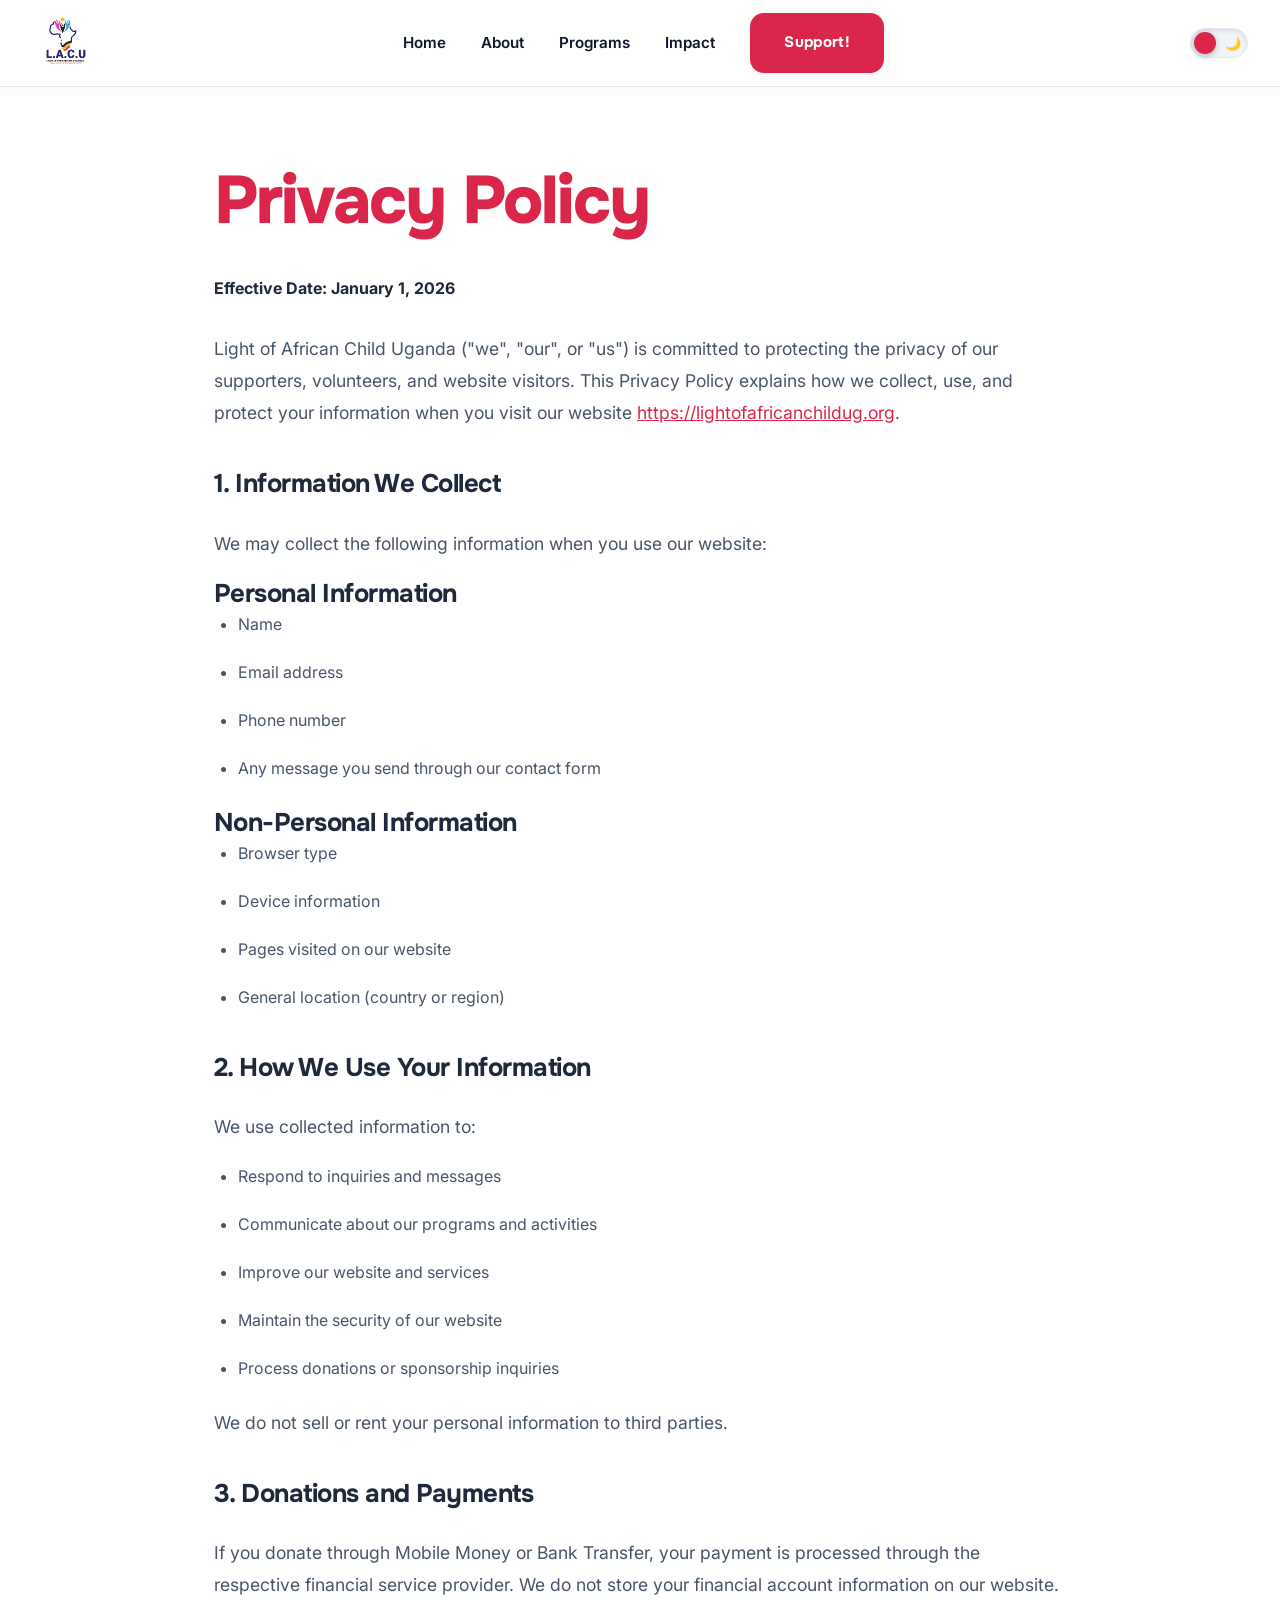
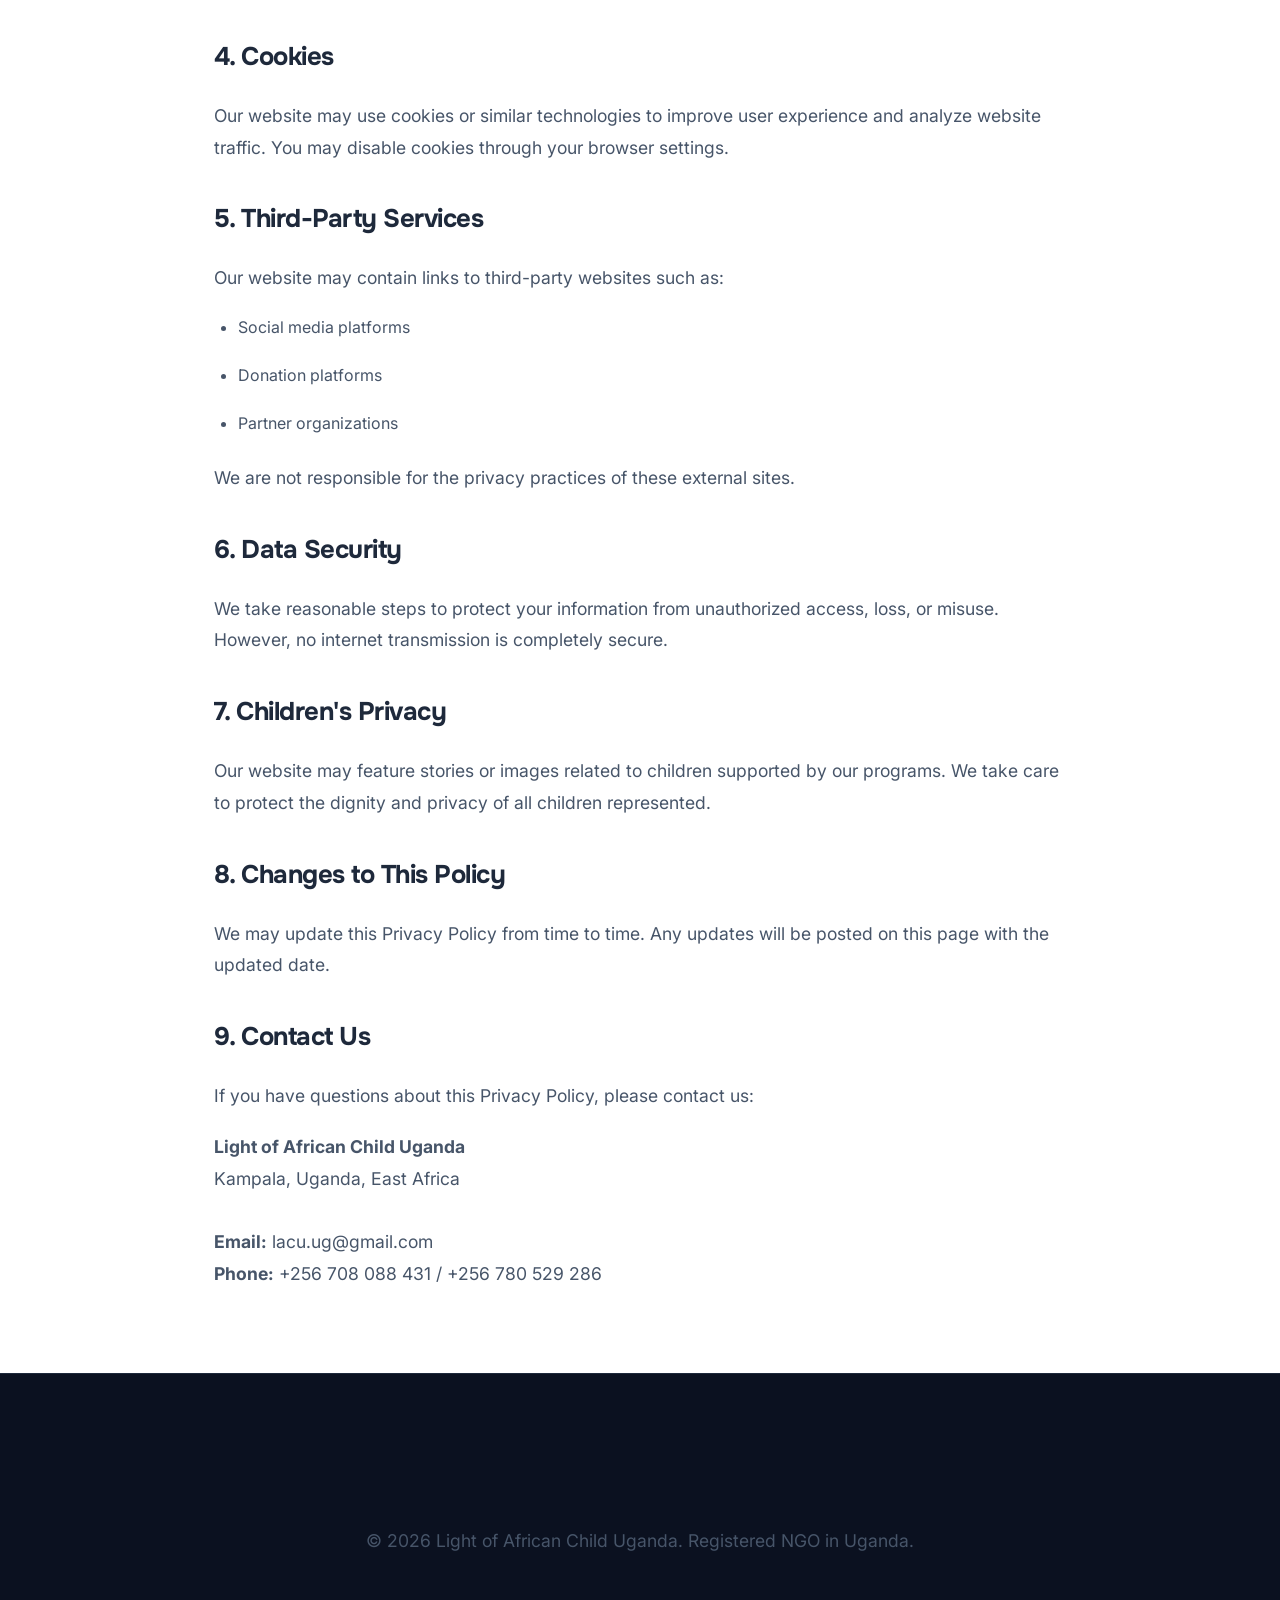
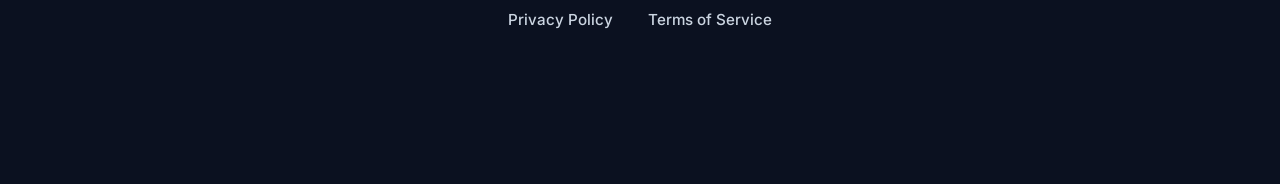
<file: privacy-policy.html>
<!doctype html>
<html lang="en">
  <head>
    <meta charset="UTF-8" />
    <meta http-equiv="X-UA-Compatible" content="IE=edge" />
    <meta name="viewport" content="width=device-width, initial-scale=1.0" />

    <title>Privacy Policy | Light of African Child Uganda</title>
    <meta name="description" content="Privacy Policy for Light of African Child Uganda." />
    <link rel="icon" type="image/png" href="images/logo.PNG" />

    <link rel="preconnect" href="https://fonts.googleapis.com" />
    <link rel="preconnect" href="https://fonts.gstatic.com" crossorigin />
    <link
      href="https://fonts.googleapis.com/css2?family=Inter:wght@400;500;600;700&family=Onest:wght@400;500;600;700;800&display=swap"
      rel="stylesheet"
    />

    <link rel="stylesheet" href="css/style.css?v=2.0" />
    <style>
      .legal-content { max-width: 900px; margin: 0 auto; padding: 4rem 1.5rem; }
      .legal-content h1 { text-align: left; margin-bottom: 2rem; color: var(--primary-color); }
      .legal-content h2 { text-align: left; margin-top: 2.5rem; margin-bottom: 1.2rem; font-size: 1.6rem; border-bottom: 2px solid var(--accent-color); padding-bottom: 0.5rem; }
      .legal-content p, .legal-content li { color: #475569; line-height: 1.8; margin-bottom: 1.2rem; }
      .legal-content ul { margin-bottom: 1.5rem; padding-left: 1.5rem; }
      .effective-date { font-weight: 700; color: var(--secondary-color); margin-bottom: 2rem; display: block; }
    </style>
  </head>
  <body>
    <header class="navbar" role="banner">
      <div class="navbar-content">
        <div class="logo">
          <a href="index.html#hero" aria-label="Light of African Child Uganda Home">
            <img src="images/logo.webp" alt="Light of African Child Uganda Logo" />
          </a>
        </div>

        <nav class="nav-links" id="primary-navigation" aria-label="Primary">
          <a href="index.html#hero">Home</a>
          <a href="index.html#about">About</a>
          <a href="index.html#programs">Programs</a>
          <a href="index.html#impact">Impact</a>
          <a href="index.html#donate" class="btn btn-primary">Support!</a>
        </nav>

        <div class="nav-right-actions">
          <label class="theme-switch" aria-label="Toggle dark mode" title="Toggle dark/light mode">
            <input type="checkbox" id="theme-switch-checkbox" aria-label="Toggle dark mode">
            <span class="slider">
              <span class="sun-icon">☀️</span>
              <span class="moon-icon">🌙</span>
            </span>
          </label>
        </div>

        <button
          class="mobile-menu-btn"
          aria-controls="primary-navigation"
          aria-expanded="false"
          aria-label="Open mobile menu"
        >
          <svg width="24" height="24" fill="none" stroke="currentColor" stroke-width="2" viewBox="0 0 24 24">
            <path d="M4 6h16M4 12h16M4 18h16"></path>
          </svg>
        </button>
      </div>
    </header>

    <main id="main-content" class="bg-white">
      <div class="container legal-content">
        <h1>Privacy Policy</h1>
        <span class="effective-date">Effective Date: January 1, 2026</span>

        <p>
          Light of African Child Uganda ("we", "our", or "us") is committed to protecting the privacy of our supporters, volunteers, and website visitors. This Privacy Policy explains how we collect, use, and protect your information when you visit our website <a href="https://lightofafricanchildug.org" style="color: var(--primary-color); text-decoration: underline;">https://lightofafricanchildug.org</a>.
        </p>

        <h2>1. Information We Collect</h2>
        <p>We may collect the following information when you use our website:</p>
        
        <h3>Personal Information</h3>
        <ul>
          <li>Name</li>
          <li>Email address</li>
          <li>Phone number</li>
          <li>Any message you send through our contact form</li>
        </ul>

        <h3>Non-Personal Information</h3>
        <ul>
          <li>Browser type</li>
          <li>Device information</li>
          <li>Pages visited on our website</li>
          <li>General location (country or region)</li>
        </ul>

        <h2>2. How We Use Your Information</h2>
        <p>We use collected information to:</p>
        <ul>
          <li>Respond to inquiries and messages</li>
          <li>Communicate about our programs and activities</li>
          <li>Improve our website and services</li>
          <li>Maintain the security of our website</li>
          <li>Process donations or sponsorship inquiries</li>
        </ul>
        <p>We do not sell or rent your personal information to third parties.</p>

        <h2>3. Donations and Payments</h2>
        <p>
          If you donate through Mobile Money or Bank Transfer, your payment is processed through the respective financial service provider. We do not store your financial account information on our website.
        </p>

        <h2>4. Cookies</h2>
        <p>
          Our website may use cookies or similar technologies to improve user experience and analyze website traffic. You may disable cookies through your browser settings.
        </p>

        <h2>5. Third-Party Services</h2>
        <p>Our website may contain links to third-party websites such as:</p>
        <ul>
          <li>Social media platforms</li>
          <li>Donation platforms</li>
          <li>Partner organizations</li>
        </ul>
        <p>We are not responsible for the privacy practices of these external sites.</p>

        <h2>6. Data Security</h2>
        <p>
          We take reasonable steps to protect your information from unauthorized access, loss, or misuse. However, no internet transmission is completely secure.
        </p>

        <h2>7. Children's Privacy</h2>
        <p>
          Our website may feature stories or images related to children supported by our programs. We take care to protect the dignity and privacy of all children represented.
        </p>

        <h2>8. Changes to This Policy</h2>
        <p>
          We may update this Privacy Policy from time to time. Any updates will be posted on this page with the updated date.
        </p>

        <h2>9. Contact Us</h2>
        <p>If you have questions about this Privacy Policy, please contact us:</p>
        <p>
          <strong>Light of African Child Uganda</strong><br>
          Kampala, Uganda, East Africa<br><br>
          <strong>Email:</strong> lacu.ug@gmail.com<br>
          <strong>Phone:</strong> +256 708 088 431 / +256 780 529 286
        </p>
      </div>
    </main>

    <footer role="contentinfo">
      <div class="container footer-content">
        <p>&copy; 2026 Light of African Child Uganda. Registered NGO in Uganda.</p>
        <div class="footer-links">
          <a href="privacy-policy.html">Privacy Policy</a>
          <a href="terms.html">Terms of Service</a>
        </div>
      </div>
    </footer>

    <script src="js/main.js" defer></script>
  </body>
</html>
</file>
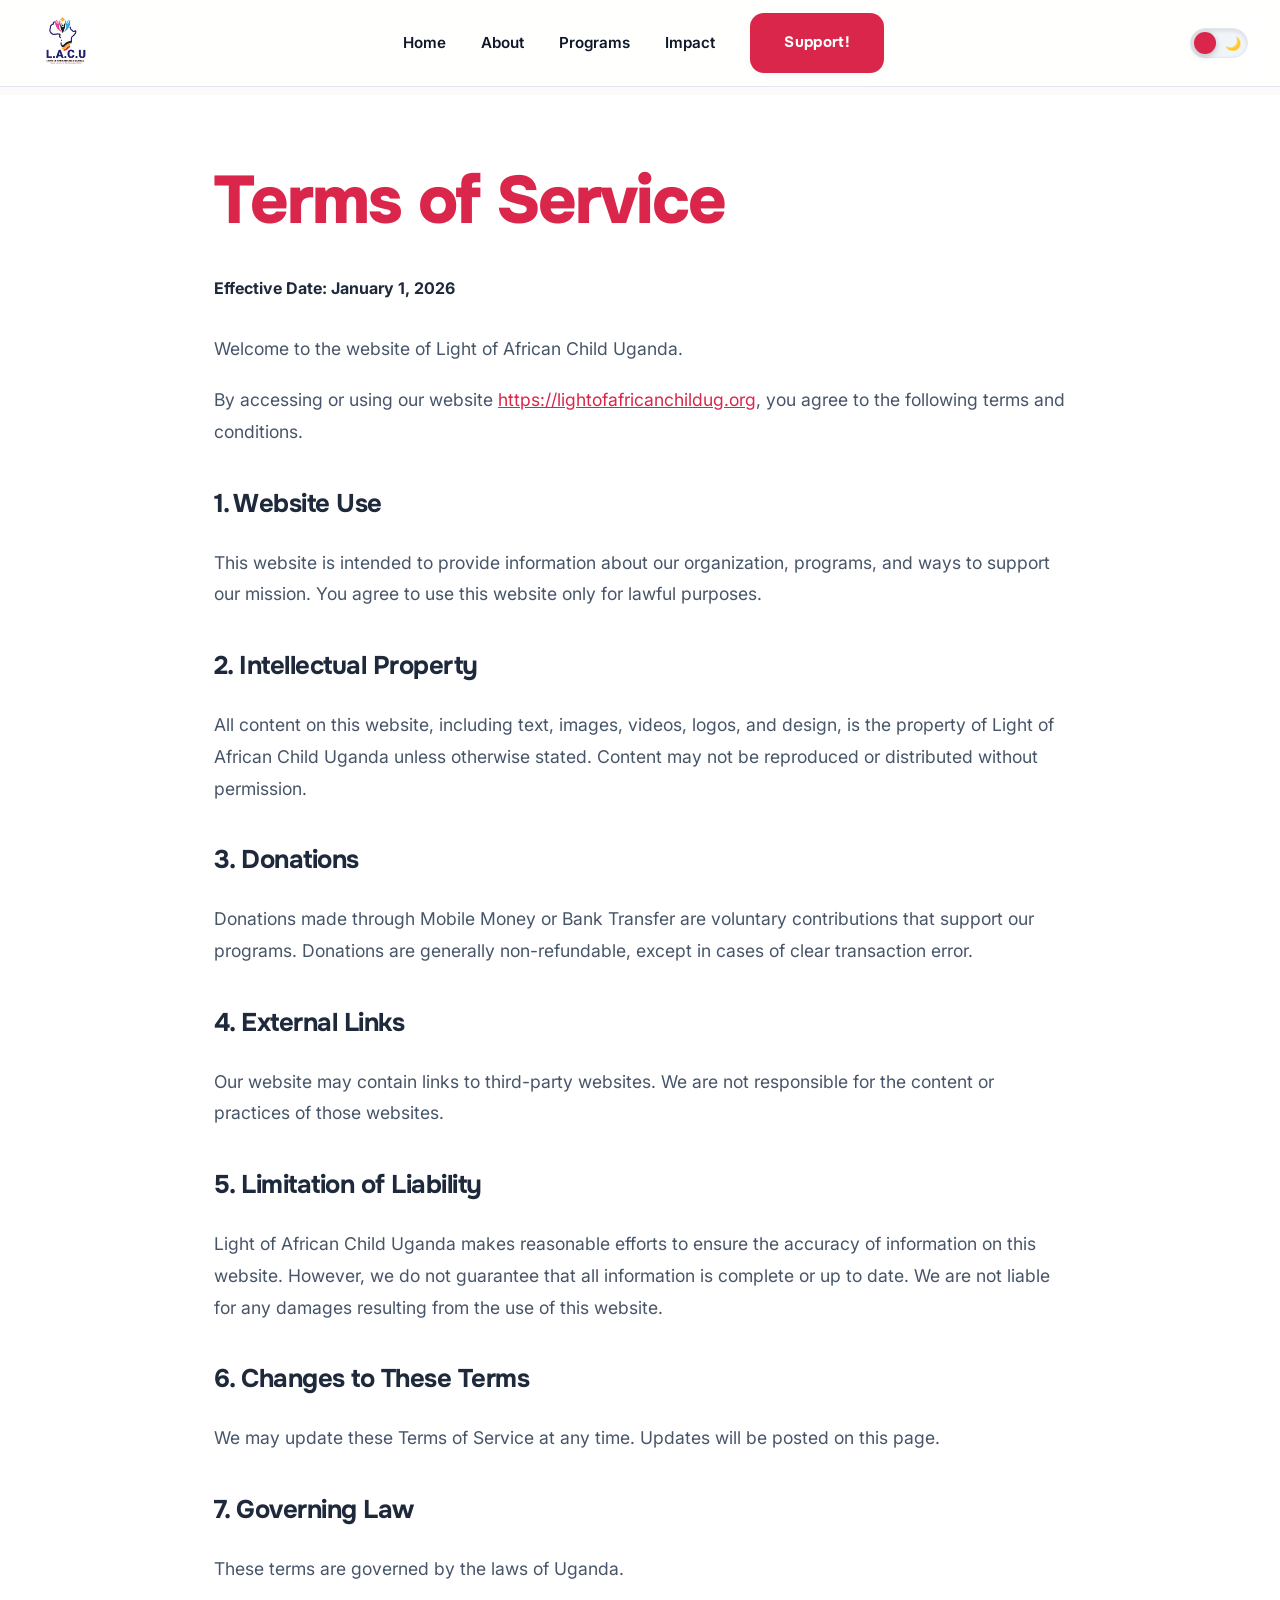
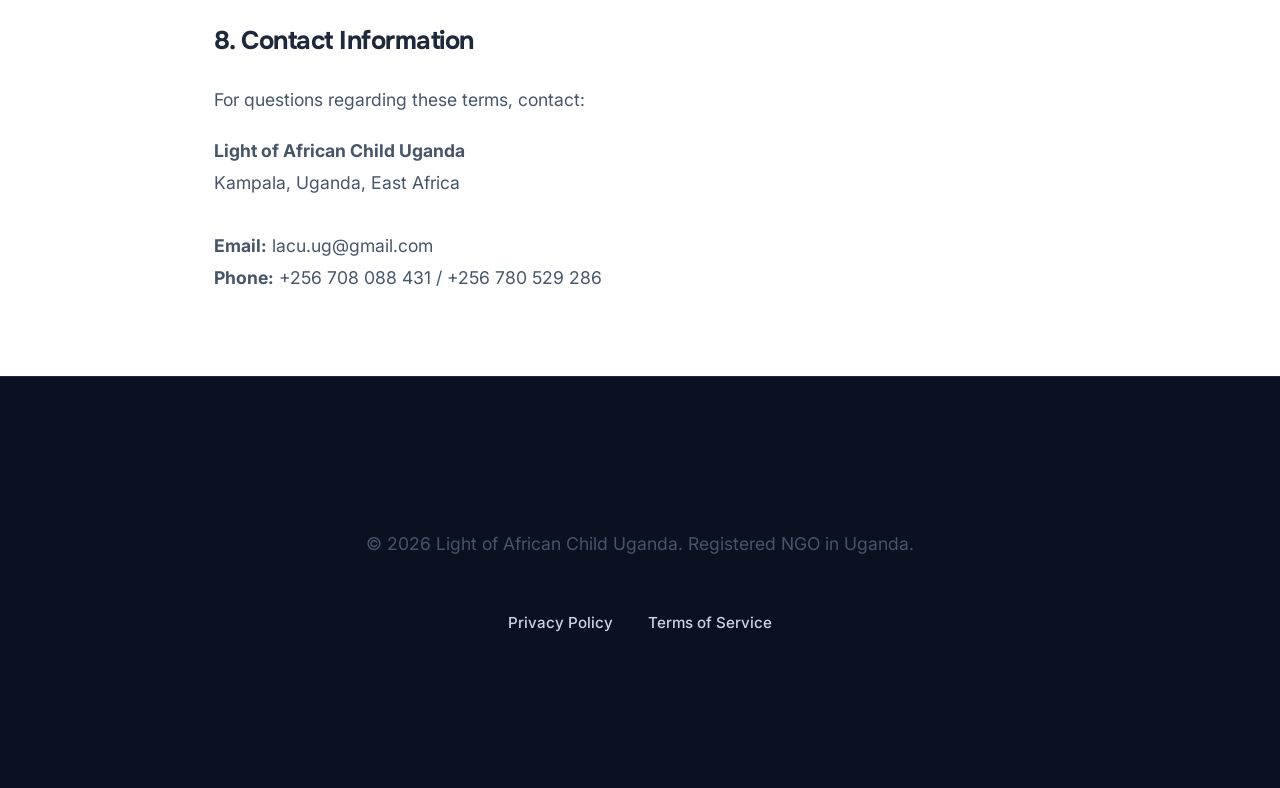
<file: terms.html>
<!doctype html>
<html lang="en">
  <head>
    <meta charset="UTF-8" />
    <meta http-equiv="X-UA-Compatible" content="IE=edge" />
    <meta name="viewport" content="width=device-width, initial-scale=1.0" />

    <title>Terms of Service | Light of African Child Uganda</title>
    <meta name="description" content="Terms of Service for Light of African Child Uganda." />
    <link rel="icon" type="image/png" href="images/logo.PNG" />

    <link rel="preconnect" href="https://fonts.googleapis.com" />
    <link rel="preconnect" href="https://fonts.gstatic.com" crossorigin />
    <link
      href="https://fonts.googleapis.com/css2?family=Inter:wght@400;500;600;700&family=Onest:wght@400;500;600;700;800&display=swap"
      rel="stylesheet"
    />

    <link rel="stylesheet" href="css/style.css?v=2.0" />
    <style>
      .legal-content { max-width: 900px; margin: 0 auto; padding: 4rem 1.5rem; }
      .legal-content h1 { text-align: left; margin-bottom: 2rem; color: var(--primary-color); }
      .legal-content h2 { text-align: left; margin-top: 2.5rem; margin-bottom: 1.2rem; font-size: 1.6rem; border-bottom: 2px solid var(--accent-color); padding-bottom: 0.5rem; }
      .legal-content p, .legal-content li { color: #475569; line-height: 1.8; margin-bottom: 1.2rem; }
      .legal-content ul { margin-bottom: 1.5rem; padding-left: 1.5rem; }
      .effective-date { font-weight: 700; color: var(--secondary-color); margin-bottom: 2rem; display: block; }
    </style>
  </head>
  <body>
    <header class="navbar" role="banner">
      <div class="navbar-content">
        <div class="logo">
          <a href="index.html#hero" aria-label="Light of African Child Uganda Home">
            <img src="images/logo.webp" alt="Light of African Child Uganda Logo" />
          </a>
        </div>

        <nav class="nav-links" id="primary-navigation" aria-label="Primary">
          <a href="index.html#hero">Home</a>
          <a href="index.html#about">About</a>
          <a href="index.html#programs">Programs</a>
          <a href="index.html#impact">Impact</a>
          <a href="index.html#donate" class="btn btn-primary">Support!</a>
        </nav>

        <div class="nav-right-actions">
          <label class="theme-switch" aria-label="Toggle dark mode" title="Toggle dark/light mode">
            <input type="checkbox" id="theme-switch-checkbox" aria-label="Toggle dark mode">
            <span class="slider">
              <span class="sun-icon">☀️</span>
              <span class="moon-icon">🌙</span>
            </span>
          </label>
        </div>

        <button
          class="mobile-menu-btn"
          aria-controls="primary-navigation"
          aria-expanded="false"
          aria-label="Open mobile menu"
        >
          <svg width="24" height="24" fill="none" stroke="currentColor" stroke-width="2" viewBox="0 0 24 24">
            <path d="M4 6h16M4 12h16M4 18h16"></path>
          </svg>
        </button>
      </div>
    </header>

    <main id="main-content" class="bg-white">
      <div class="container legal-content">
        <h1>Terms of Service</h1>
        <span class="effective-date">Effective Date: January 1, 2026</span>

        <p>Welcome to the website of Light of African Child Uganda.</p>
        <p>
          By accessing or using our website <a href="https://lightofafricanchildug.org" style="color: var(--primary-color); text-decoration: underline;">https://lightofafricanchildug.org</a>, you agree to the following terms and conditions.
        </p>

        <h2>1. Website Use</h2>
        <p>
          This website is intended to provide information about our organization, programs, and ways to support our mission. You agree to use this website only for lawful purposes.
        </p>

        <h2>2. Intellectual Property</h2>
        <p>
          All content on this website, including text, images, videos, logos, and design, is the property of Light of African Child Uganda unless otherwise stated. Content may not be reproduced or distributed without permission.
        </p>

        <h2>3. Donations</h2>
        <p>
          Donations made through Mobile Money or Bank Transfer are voluntary contributions that support our programs. Donations are generally non-refundable, except in cases of clear transaction error.
        </p>

        <h2>4. External Links</h2>
        <p>
          Our website may contain links to third-party websites. We are not responsible for the content or practices of those websites.
        </p>

        <h2>5. Limitation of Liability</h2>
        <p>
          Light of African Child Uganda makes reasonable efforts to ensure the accuracy of information on this website. However, we do not guarantee that all information is complete or up to date. We are not liable for any damages resulting from the use of this website.
        </p>

        <h2>6. Changes to These Terms</h2>
        <p>
          We may update these Terms of Service at any time. Updates will be posted on this page.
        </p>

        <h2>7. Governing Law</h2>
        <p>These terms are governed by the laws of Uganda.</p>

        <h2>8. Contact Information</h2>
        <p>For questions regarding these terms, contact:</p>
        <p>
          <strong>Light of African Child Uganda</strong><br>
          Kampala, Uganda, East Africa<br><br>
          <strong>Email:</strong> lacu.ug@gmail.com<br>
          <strong>Phone:</strong> +256 708 088 431 / +256 780 529 286
        </p>
      </div>
    </main>

    <footer role="contentinfo">
      <div class="container footer-content">
        <p>&copy; 2026 Light of African Child Uganda. Registered NGO in Uganda.</p>
        <div class="footer-links">
          <a href="privacy-policy.html">Privacy Policy</a>
          <a href="terms.html">Terms of Service</a>
        </div>
      </div>
    </footer>

    <script src="js/main.js" defer></script>
  </body>
</html>
</file>
<file: css/style.css>
/* ==========================================================================
   Light of African Child Uganda — Modern Design System & Theme Engine
   ========================================================================== */

:root {
  /* --- Light Palette (Warm Organic Non-Profit Aesthetics) --- */
  --primary-color: #d9264a;
  --primary-hover: #b81c3a;
  --primary-light: rgba(217, 38, 74, 0.1);
  --secondary-color: #1e293b;
  --accent-amber: #f59e0b;
  --accent-azure: #e0f2fe;
  
  --bg-azure: #f4f8fb;
  --bg-primary: #fcfbf9;
  --bg-card: #ffffff;
  --bg-subtle: #f1f5f9;
  --border-color: #e2e8f0;
  
  --text-dark: #0f172a;
  --text-muted: #475569;
  --text-light: #ffffff;
  
  --font-main: "Inter", -apple-system, BlinkMacSystemFont, "Segoe UI", Roboto, sans-serif;
  --font-heading: "Onest", "Outfit", sans-serif;
  
  --shadow-sm: 0 2px 8px rgba(15, 23, 42, 0.04);
  --shadow-md: 0 10px 25px -5px rgba(15, 23, 42, 0.07), 0 8px 10px -6px rgba(15, 23, 42, 0.04);
  --shadow-lg: 0 20px 40px -15px rgba(15, 23, 42, 0.12);
  --shadow-hover: 0 25px 50px -12px rgba(217, 38, 74, 0.2);
  
  --radius-sm: 8px;
  --radius-md: 14px;
  --radius-lg: 24px;
  --radius-full: 9999px;
  
  --transition-fast: 0.2s cubic-bezier(0.16, 1, 0.3, 1);
  --transition-normal: 0.35s cubic-bezier(0.16, 1, 0.3, 1);
  --focus-ring: 3px solid var(--primary-color);
}

/* --- Dark Theme Variables --- */
[data-theme="dark"] {
  --primary-color: #f43f5e;
  --primary-hover: #fb7185;
  --primary-light: rgba(244, 63, 94, 0.15);
  --secondary-color: #f8fafc;
  --accent-azure: #1e293b;
  
  --bg-azure: #0f172a;
  --bg-primary: #090d16;
  --bg-card: #151d2a;
  --bg-subtle: #1e293b;
  --border-color: #2a3649;
  
  --text-dark: #f8fafc;
  --text-muted: #94a3b8;
  
  --shadow-sm: 0 2px 8px rgba(0, 0, 0, 0.3);
  --shadow-md: 0 10px 25px -5px rgba(0, 0, 0, 0.4);
  --shadow-lg: 0 20px 40px -15px rgba(0, 0, 0, 0.6);
}

/* --- Reset & Base Settings --- */
*, *::before, *::after {
  margin: 0;
  padding: 0;
  box-sizing: border-box;
}

html {
  scroll-behavior: smooth;
  overflow-x: hidden;
}

body {
  font-family: var(--font-main);
  color: var(--text-dark);
  background-color: var(--bg-primary);
  line-height: 1.65;
  overflow-x: hidden;
  width: 100%;
  padding-top: 95px;
  transition: background-color var(--transition-normal), color var(--transition-normal);
}

@media (max-width: 768px) {
  body { padding-top: 80px; }
}

img {
  max-width: 100%;
  height: auto;
  display: block;
}

a {
  text-decoration: none;
  color: inherit;
  transition: color var(--transition-fast);
}

button, input, textarea {
  font-family: inherit;
}

/* --- Accessibility Skip Link --- */
.skip-link {
  position: absolute;
  top: -100px;
  left: 20px;
  background: var(--primary-color);
  color: white;
  padding: 12px 24px;
  z-index: 9999;
  border-radius: var(--radius-sm);
  font-weight: 700;
  transition: top 0.2s ease;
}
.skip-link:focus {
  top: 20px;
}

/* --- Typography & Headings --- */
h1, h2, h3, h4 {
  font-family: var(--font-heading);
  color: var(--secondary-color);
  font-weight: 700;
  letter-spacing: -0.02em;
  line-height: 1.25;
}

h1 {
  font-size: clamp(2.4rem, 5.5vw, 4.2rem);
  font-weight: 800;
  letter-spacing: -0.03em;
}

h2 {
  font-size: clamp(1.8rem, 3.8vw, 2.6rem);
  text-align: center;
  margin-bottom: 3rem;
  position: relative;
}

h3 {
  font-size: clamp(1.25rem, 2.2vw, 1.6rem);
}

p {
  margin-bottom: 1.25rem;
  font-size: 1.1rem;
  color: var(--text-muted);
}

/* Heading Accent Decorator */
.section-title {
  display: inline-block;
  width: 100%;
}
.section-title::after {
  content: '';
  display: block;
  width: 60px;
  height: 4px;
  background: linear-gradient(90deg, var(--primary-color), var(--accent-amber));
  margin: 1rem auto 0;
  border-radius: var(--radius-full);
}

/* --- Utility Classes & Alignment --- */
.bg-azure { background-color: var(--bg-azure); }
.bg-light { background-color: var(--bg-subtle); }
.bg-white { background-color: var(--bg-card); }
.bg-dark { background-color: #0f172a; color: #ffffff; }

.text-center { text-align: center !important; }
.text-left { text-align: left !important; }
.mx-auto { margin-left: auto !important; margin-right: auto !important; }
.max-w-md { max-width: 38rem; }
.mb-2 { margin-bottom: 1.5rem !important; }
.mb-3 { margin-bottom: 2rem !important; }
.mt-2 { margin-top: 1.5rem !important; }
.hidden { display: none !important; }

.container {
  max-width: 1320px;
  margin: 0 auto;
  padding: 5rem 1.5rem;
}

@media (max-width: 768px) {
  .container { padding: 3.5rem 1.25rem; }
}

.shadow { box-shadow: var(--shadow-md); }
.rounded-img { border-radius: var(--radius-md); }

/* --- Buttons --- */
.btn {
  display: inline-flex;
  align-items: center;
  justify-content: center;
  gap: 0.6rem;
  padding: 0.95rem 2rem;
  font-family: var(--font-heading);
  font-weight: 700;
  font-size: 0.95rem;
  letter-spacing: 0.02em;
  border-radius: var(--radius-md);
  cursor: pointer;
  text-align: center;
  border: 2px solid transparent;
  transition: all var(--transition-fast);
  box-shadow: var(--shadow-sm);
}

.btn-primary {
  background: var(--primary-color);
  color: white;
}
.btn-primary:hover {
  background: var(--primary-hover);
  transform: translateY(-2px);
  box-shadow: var(--shadow-hover);
}

.btn-outline {
  border-color: var(--secondary-color);
  color: var(--secondary-color);
  background: transparent;
}
.btn-outline:hover {
  background: var(--secondary-color);
  color: white;
  transform: translateY(-2px);
}

/* --- Badges & Taglines --- */
.badge {
  display: inline-flex;
  align-items: center;
  gap: 0.5rem;
  padding: 0.4rem 1rem;
  background: var(--primary-light);
  color: var(--primary-color);
  font-weight: 700;
  font-size: 0.82rem;
  text-transform: uppercase;
  letter-spacing: 0.05em;
  border-radius: var(--radius-full);
  margin-bottom: 1rem;
}

/* --- Header Navigation & Theme Toggle --- */
.navbar {
  display: flex;
  justify-content: center;
  align-items: center;
  padding: 0.75rem 2rem;
  background: rgba(255, 255, 255, 0.85);
  backdrop-filter: blur(14px);
  border-bottom: 1px solid var(--border-color);
  position: fixed;
  top: 0;
  left: 0;
  right: 0;
  width: 100%;
  z-index: 1000;
  transition: background-color var(--transition-normal), border-color var(--transition-normal);
}

[data-theme="dark"] .navbar {
  background: rgba(15, 23, 42, 0.85);
}

.navbar-content {
  display: flex;
  justify-content: space-between;
  align-items: center;
  width: 100%;
  max-width: 1320px;
}

.logo img {
  height: 62px;
  width: auto;
  transition: transform var(--transition-fast);
}
.logo:hover img {
  transform: scale(1.04);
}

.nav-right-actions {
  display: flex;
  align-items: center;
  gap: 1.5rem;
}

.nav-links {
  display: flex;
  gap: 2.2rem;
  align-items: center;
  font-weight: 600;
  font-size: 0.95rem;
}
.nav-links a:not(.btn):hover {
  color: var(--primary-color);
}

/* --- Sliding Theme Toggle Switch --- */
.theme-switch {
  position: relative;
  display: inline-block;
  width: 58px;
  height: 30px;
  flex-shrink: 0;
}

.theme-switch input {
  opacity: 0;
  width: 0;
  height: 0;
}

.slider {
  position: absolute;
  cursor: pointer;
  top: 0; left: 0; right: 0; bottom: 0;
  background-color: var(--bg-subtle);
  border: 1px solid var(--border-color);
  transition: background-color 0.35s ease, border-color 0.35s ease;
  border-radius: 30px;
  display: flex;
  align-items: center;
  justify-content: space-between;
  padding: 0 6px;
  box-shadow: inset 0 2px 4px rgba(0, 0, 0, 0.1);
}

.slider .sun-icon,
.slider .moon-icon {
  font-size: 13px;
  user-select: none;
  z-index: 1;
  line-height: 1;
  transition: opacity 0.3s ease;
}

.slider::before {
  position: absolute;
  content: "";
  height: 22px;
  width: 22px;
  left: 3px;
  bottom: 3px;
  background-color: var(--primary-color);
  transition: transform 0.35s cubic-bezier(0.16, 1, 0.3, 1), background-color 0.35s ease;
  border-radius: 50%;
  z-index: 2;
  box-shadow: 0 2px 6px rgba(0, 0, 0, 0.25);
}

input:checked + .slider {
  background-color: #1e293b;
  border-color: #334155;
}

input:checked + .slider::before {
  transform: translateX(28px);
  background-color: #f43f5e;
}

.mobile-menu-btn {
  display: none;
  background: none;
  border: none;
  color: var(--secondary-color);
  cursor: pointer;
  padding: 0.4rem;
}

@media (max-width: 900px) {
  .nav-links {
    position: fixed;
    top: 80px;
    left: 0;
    width: 100%;
    background: var(--bg-card);
    flex-direction: column;
    padding: 2.5rem 1.5rem;
    transform: translateY(-150%);
    transition: transform var(--transition-normal), visibility var(--transition-normal);
    border-bottom: 1px solid var(--border-color);
    box-shadow: var(--shadow-lg);
    z-index: 999;
    visibility: hidden;
    pointer-events: none;
  }
  .nav-links.active {
    transform: translateY(0);
    visibility: visible;
    pointer-events: auto;
  }
  .mobile-menu-btn { display: block; }
}

/* --- Hero Section --- */
.hero {
  position: relative;
  text-align: center;
  padding: 8rem 1.5rem 6.5rem;
  background: linear-gradient(135deg, rgba(15, 23, 42, 0.75), rgba(15, 23, 42, 0.85)), 
              url("../images/activity-1.webp") center/cover no-repeat;
  color: white;
  border-radius: 0 0 var(--radius-lg) var(--radius-lg);
  overflow: hidden;
}

.hero-logo {
  max-width: 180px;
  margin: 0 auto 1.8rem;
  filter: drop-shadow(0 4px 12px rgba(0,0,0,0.3));
}

.hero-content {
  max-width: 920px;
  margin: 0 auto;
}

.hero h1 {
  color: white;
  margin-bottom: 1.5rem;
  text-shadow: 0 2px 10px rgba(0,0,0,0.4);
}

.hero p {
  color: #e2e8f0;
  font-size: 1.25rem;
  max-width: 780px;
  margin: 0 auto 3rem;
  font-weight: 400;
}

.hero-actions {
  display: flex;
  gap: 1.25rem;
  justify-content: center;
  flex-wrap: wrap;
}

.hero .btn-outline {
  border-color: rgba(255,255,255,0.7);
  color: white;
}
.hero .btn-outline:hover {
  background: white;
  color: #0f172a;
}

/* Hero Impact Snapshot Glassmorphism */
.impact-snapshot {
  display: grid;
  grid-template-columns: repeat(auto-fit, minmax(180px, 1fr));
  gap: 1.5rem;
  margin: 4rem auto 0;
  max-width: 950px;
  background: rgba(255, 255, 255, 0.12);
  backdrop-filter: blur(16px);
  -webkit-backdrop-filter: blur(16px);
  border: 1px solid rgba(255, 255, 255, 0.2);
  padding: 2.2rem;
  border-radius: var(--radius-lg);
  box-shadow: 0 15px 35px rgba(0,0,0,0.2);
}

.snapshot-item {
  text-align: center;
}

.snapshot-number {
  display: block;
  font-size: 2.6rem;
  font-weight: 800;
  font-family: var(--font-heading);
  color: var(--accent-amber);
  line-height: 1.1;
  margin-bottom: 0.3rem;
}

.snapshot-label {
  color: #f1f5f9;
  font-size: 0.85rem;
  font-weight: 600;
  text-transform: uppercase;
  letter-spacing: 0.06em;
}

/* --- Donation Callout Banner --- */
.donation-banner {
  background: linear-gradient(135deg, var(--primary-color), #be123c);
  color: white;
  text-align: center;
  padding: 3.5rem 1.5rem;
  border-radius: var(--radius-md);
  margin: -2.5rem auto 3rem;
  max-width: 1200px;
  box-shadow: var(--shadow-lg);
  position: relative;
  z-index: 10;
}

.donation-banner h2 {
  color: white;
  margin-bottom: 0.75rem;
  font-size: clamp(1.6rem, 3vw, 2.2rem);
}
.donation-banner h2::after { display: none; }

.donation-banner p {
  color: rgba(255,255,255,0.9);
  font-size: 1.15rem;
  margin-bottom: 1.8rem;
}

.donation-banner .btn-primary {
  background: white;
  color: var(--primary-color);
}
.donation-banner .btn-primary:hover {
  background: var(--secondary-color);
  color: white;
}

/* --- About Section --- */
.section-intro {
  text-align: center;
  max-width: 850px;
  margin: 0 auto 3.5rem;
}

.tagline {
  font-family: var(--font-heading);
  font-weight: 600;
  color: var(--primary-color);
  font-size: 1.25rem;
  margin-bottom: 1.5rem;
}

.about-story-grid {
  display: grid;
  grid-template-columns: 1.1fr 0.9fr;
  gap: 3.5rem;
  align-items: center;
  margin-bottom: 4rem;
}

@media (max-width: 900px) {
  .about-story-grid { grid-template-columns: 1fr; gap: 2.5rem; }
}

.story-content-box p {
  line-height: 1.7;
}

.mission-vision-grid {
  display: grid;
  grid-template-columns: repeat(auto-fit, minmax(300px, 1fr));
  gap: 2rem;
  margin: 3.5rem 0;
}

.info-card {
  background: var(--bg-card);
  padding: 2.5rem;
  border-radius: var(--radius-lg);
  box-shadow: var(--shadow-md);
  border: 1px solid var(--border-color);
  transition: transform var(--transition-normal), box-shadow var(--transition-normal);
}

.info-card:hover {
  transform: translateY(-6px);
  box-shadow: var(--shadow-hover);
}

.mission-box, .vision-box {
  border-top: 4px solid var(--primary-color);
}

/* Leadership Grid */
.leadership-box { margin-top: 4rem; }
.leadership-box h3 { text-align: center; margin-bottom: 2.5rem; }

.leaders-grid {
  display: grid;
  grid-template-columns: repeat(auto-fit, minmax(260px, 1fr));
  gap: 2rem;
}

.leader-item {
  background: var(--bg-card);
  padding: 2rem;
  border-radius: var(--radius-md);
  box-shadow: var(--shadow-sm);
  border: 1px solid var(--border-color);
  border-top: 4px solid var(--primary-color);
  text-align: center;
  transition: transform var(--transition-fast);
}

.leader-item:hover {
  transform: translateY(-4px);
}

.leader-item strong {
  font-size: 1.15rem;
  color: var(--secondary-color);
  display: block;
  margin-bottom: 0.3rem;
}

.leader-item span.role {
  color: var(--primary-color);
  font-weight: 700;
  font-size: 0.85rem;
  text-transform: uppercase;
  letter-spacing: 0.05em;
  display: block;
  margin-bottom: 0.5rem;
}

.leader-item span.country {
  color: var(--text-muted);
  font-size: 0.9rem;
  display: inline-flex;
  align-items: center;
  justify-content: center;
  gap: 8px;
}

.flag-icon {
  width: 22px;
  height: auto;
  border-radius: 3px;
  box-shadow: 0 1px 3px rgba(0,0,0,0.15);
}

/* --- Featured Video & Story --- */
.story-flex {
  display: grid;
  grid-template-columns: 1fr 1fr;
  gap: 3.5rem;
  align-items: center;
}

@media (max-width: 900px) {
  .story-flex { grid-template-columns: 1fr; gap: 2.5rem; }
}

.video-wrapper {
  aspect-ratio: 16 / 9;
  background: #000;
  border-radius: var(--radius-md);
  border: 3px solid var(--border-color);
  overflow: hidden;
  box-shadow: var(--shadow-lg);
}

.video-wrapper video {
  width: 100%;
  height: 100%;
  object-fit: cover;
}

/* Story Image Sub-Grid */
.story-image-grid {
  display: flex;
  flex-direction: column;
  gap: 1.25rem;
  width: 100%;
}

.story-image-grid img {
  width: 100%;
  height: 250px;
  max-height: 260px;
  object-fit: cover;
  border-radius: var(--radius-md);
  box-shadow: var(--shadow-md);
  transition: transform var(--transition-fast), box-shadow var(--transition-fast);
}

.story-image-grid img:hover {
  transform: translateY(-3px);
  box-shadow: var(--shadow-lg);
}

/* --- Programs Grid --- */
.process-grid {
  display: grid;
  grid-template-columns: repeat(auto-fit, minmax(320px, 1fr));
  gap: 2.2rem;
}

.process-item {
  background: var(--bg-card);
  border-radius: var(--radius-lg);
  overflow: hidden;
  box-shadow: var(--shadow-md);
  border: 1px solid var(--border-color);
  cursor: pointer;
  transition: all var(--transition-normal);
  display: flex;
  flex-direction: column;
}

.process-item:hover {
  transform: translateY(-8px);
  box-shadow: var(--shadow-hover);
  border-color: var(--primary-color);
}

.process-image {
  height: 220px;
  overflow: hidden;
  position: relative;
}

.process-image img {
  width: 100%;
  height: 100%;
  object-fit: cover;
  transition: transform 0.6s ease;
}

.process-item:hover .process-image img {
  transform: scale(1.08);
}

.process-content {
  padding: 2rem;
  flex-grow: 1;
  display: flex;
  flex-direction: column;
}

.process-content h3 {
  font-size: 1.35rem;
  margin-bottom: 0.8rem;
  text-align: left;
}

.program-features {
  list-style: none;
  font-size: 0.95rem;
  color: var(--text-muted);
  margin-top: 1.25rem;
}

.program-features li {
  margin-bottom: 0.6rem;
  display: flex;
  align-items: flex-start;
  gap: 0.75rem;
}

.program-features li::before {
  content: '✓';
  color: var(--primary-color);
  font-weight: 900;
}

/* --- Gallery Section --- */
.gallery-category { margin-bottom: 4rem; }
.gallery-category h3 {
  text-align: left;
  color: var(--primary-color);
  border-bottom: 2px solid var(--border-color);
  padding-bottom: 0.75rem;
  margin-bottom: 2rem;
  font-size: 1.5rem;
}

.gallery-grid {
  display: grid;
  grid-template-columns: repeat(auto-fill, minmax(260px, 1fr));
  gap: 1.5rem;
}

.gallery-item {
  aspect-ratio: 4 / 3;
  border-radius: var(--radius-md);
  overflow: hidden;
  cursor: pointer;
  transition: all var(--transition-fast);
  position: relative;
  box-shadow: var(--shadow-sm);
  border: 1px solid var(--border-color);
}

.gallery-item img {
  width: 100%;
  height: 100%;
  object-fit: cover;
  transition: transform 0.5s ease;
}

.gallery-item:hover {
  transform: translateY(-5px);
  box-shadow: var(--shadow-md);
}

.gallery-item:hover img {
  transform: scale(1.08);
}

.video-grid {
  display: grid;
  grid-template-columns: repeat(auto-fit, minmax(300px, 1fr));
  gap: 2rem;
}

.video-item {
  display: flex;
  flex-direction: column;
  gap: 1rem;
}

.video-caption {
  font-weight: 700;
  font-size: 0.95rem;
  text-align: center;
  color: var(--secondary-color);
}

/* --- Participate Section --- */
.participate-grid {
  display: grid;
  grid-template-columns: repeat(auto-fit, minmax(320px, 1fr));
  gap: 2.2rem;
}

.participate-card {
  background: var(--bg-card);
  border-radius: var(--radius-lg);
  overflow: hidden;
  box-shadow: var(--shadow-md);
  border: 1px solid var(--border-color);
  display: flex;
  flex-direction: column;
  transition: transform var(--transition-normal), box-shadow var(--transition-normal);
}

.participate-card:hover {
  transform: translateY(-8px);
  box-shadow: var(--shadow-hover);
}

.participate-card-image {
  height: 230px;
  overflow: hidden;
}

.participate-card-image img {
  width: 100%;
  height: 100%;
  object-fit: cover;
}

.participate-card h3 {
  padding: 1.8rem 1.8rem 0.5rem;
  text-align: left;
}

.participate-card p {
  padding: 0 1.8rem 1.8rem;
  color: var(--text-muted);
  flex-grow: 1;
}

.card-link {
  display: block;
  padding: 1.25rem;
  background: var(--bg-subtle);
  text-align: center;
  font-weight: 700;
  font-size: 0.9rem;
  border-top: 1px solid var(--border-color);
  transition: background-color var(--transition-fast), color var(--transition-fast);
}

.participate-card:hover .card-link {
  background: var(--primary-color);
  color: white;
}

/* --- Donation Section & Payment Tabs --- */
.donate-section {
  padding: 6rem 0;
}

.donation-box {
  max-width: 820px;
  margin: 2.5rem auto 0;
  background: var(--bg-card);
  border-radius: var(--radius-lg);
  box-shadow: var(--shadow-lg);
  overflow: hidden;
  border: 1px solid var(--border-color);
}

.payment-tabs {
  display: flex;
  background: var(--bg-subtle);
  padding: 0.5rem;
  gap: 0.5rem;
}

.tab-btn {
  flex: 1;
  padding: 1rem;
  border: none;
  border-radius: var(--radius-md);
  font-weight: 700;
  color: var(--text-muted);
  cursor: pointer;
  transition: all var(--transition-fast);
  font-size: 0.9rem;
}

.tab-btn.active {
  background: var(--bg-card);
  color: var(--primary-color);
  box-shadow: var(--shadow-sm);
}

.tab-panel {
  padding: 3rem 2.5rem;
}
.tab-panel.hidden { display: none !important; }

.momo-grid {
  display: grid;
  grid-template-columns: repeat(auto-fit, minmax(280px, 1fr));
  gap: 1.8rem;
}

.momo-card {
  background: var(--bg-card);
  border: 2px solid var(--border-color);
  border-radius: var(--radius-md);
  padding: 1.8rem;
  display: flex;
  align-items: center;
  transition: all var(--transition-fast);
}

.momo-card:hover {
  border-color: var(--primary-color);
  transform: translateY(-4px);
}

.momo-logo {
  width: 60px;
  height: 60px;
  border-radius: var(--radius-md);
  margin-right: 1.25rem;
  display: flex;
  align-items: center;
  justify-content: center;
  font-weight: 900;
  font-size: 1.1rem;
  color: white;
  flex-shrink: 0;
}

.mtn .momo-logo { background: #ffcc00; color: #000; }
.airtel .momo-logo { background: #ff0000; }

.momo-info .momo-label {
  font-size: 0.75rem;
  text-transform: uppercase;
  color: var(--text-muted);
  font-weight: 700;
  letter-spacing: 0.08em;
}

.momo-info .momo-name {
  display: block;
  font-size: 1.1rem;
  font-weight: 700;
  color: var(--secondary-color);
  margin: 0.2rem 0;
}

.momo-info .momo-number {
  font-size: 1.25rem;
  color: var(--primary-color);
  font-weight: 800;
  font-family: var(--font-heading);
}

.bank-details-card {
  background: var(--bg-subtle);
  padding: 2.2rem;
  border-radius: var(--radius-md);
  border: 2px dashed var(--border-color);
}

.bank-row {
  display: flex;
  justify-content: space-between;
  padding: 1.1rem 0;
  border-bottom: 1px solid var(--border-color);
}

.bank-row:last-child { border-bottom: none; }
.bank-label { color: var(--text-muted); font-weight: 700; font-size: 0.85rem; }
.bank-value { color: var(--secondary-color); font-weight: 800; font-size: 1.05rem; }

.copy-hint {
  text-align: center;
  color: var(--primary-color);
  font-weight: 700;
  margin-bottom: 1.5rem;
  font-size: 0.85rem;
  letter-spacing: 0.05em;
}

/* --- Contact Form & Information --- */
.contact-wrapper {
  display: grid;
  grid-template-columns: 1fr 1fr;
  gap: 3.5rem;
  background: var(--bg-card);
  padding: 3.5rem;
  border-radius: var(--radius-lg);
  box-shadow: var(--shadow-md);
  border: 1px solid var(--border-color);
  align-items: start;
}

@media (max-width: 950px) {
  .contact-wrapper { grid-template-columns: 1fr; padding: 2rem 1.5rem; gap: 2.5rem; }
}

.contact-info {
  display: flex;
  flex-direction: column;
  gap: 2rem;
}

.contact-method {
  display: flex;
  gap: 1.25rem;
  align-items: flex-start;
}

.contact-icon {
  width: 52px;
  height: 52px;
  background: var(--primary-light);
  color: var(--primary-color);
  border-radius: var(--radius-md);
  display: flex;
  align-items: center;
  justify-content: center;
  font-size: 1.5rem;
  flex-shrink: 0;
}

.contact-method h3 {
  margin-bottom: 0.3rem;
  font-size: 1.15rem;
  text-align: left;
}

.contact-method p {
  margin-bottom: 0;
  font-size: 1rem;
}

.social-links {
  margin-top: 1rem;
  padding-top: 1.5rem;
  border-top: 1px solid var(--border-color);
}

.social-grid {
  display: flex;
  flex-wrap: wrap;
  gap: 0.8rem;
  margin-top: 1rem;
}

.social-item {
  padding: 0.65rem 1.2rem;
  background: var(--bg-subtle);
  color: var(--text-dark);
  border-radius: var(--radius-sm);
  font-weight: 700;
  font-size: 0.85rem;
  transition: all var(--transition-fast);
  border: 1px solid var(--border-color);
}

.social-item:hover {
  background: var(--primary-color);
  color: white;
  border-color: var(--primary-color);
  transform: translateY(-2px);
}

.contact-form {
  background: var(--bg-subtle);
  padding: 2.5rem;
  border-radius: var(--radius-md);
  border: 1px solid var(--border-color);
}

.contact-form h3 {
  font-size: 1.5rem;
  margin-bottom: 1.5rem;
  text-align: left;
}

.form-group {
  margin-bottom: 1.25rem;
}

.form-group label {
  display: block;
  font-weight: 700;
  margin-bottom: 0.5rem;
  font-size: 0.82rem;
  color: var(--text-muted);
  text-transform: uppercase;
  letter-spacing: 0.04em;
}

.form-group input, .form-group textarea {
  width: 100%;
  padding: 0.9rem 1.1rem;
  border: 1px solid var(--border-color);
  border-radius: var(--radius-sm);
  font-size: 1rem;
  background: var(--bg-card);
  color: var(--text-dark);
  transition: border-color var(--transition-fast), box-shadow var(--transition-fast);
}

.form-group input:focus, .form-group textarea:focus {
  outline: none;
  border-color: var(--primary-color);
  box-shadow: 0 0 0 3px var(--primary-light);
}

/* --- Lightbox & Program Modals --- */
.lightbox, .program-modal {
  position: fixed;
  top: 0;
  left: 0;
  width: 100%;
  height: 100%;
  background: rgba(0, 0, 0, 0.88);
  z-index: 3000;
  display: none;
  align-items: center;
  justify-content: center;
  padding: 2rem;
  backdrop-filter: blur(8px);
}

.lightbox.active, .program-modal.active { display: flex; }

.lightbox-content img {
  max-width: 90vw;
  max-height: 85vh;
  object-fit: contain;
  border-radius: var(--radius-md);
  box-shadow: var(--shadow-lg);
}

.lightbox-close, .program-modal-close {
  position: absolute;
  top: 1.5rem;
  right: 1.5rem;
  color: white;
  font-size: 2.8rem;
  cursor: pointer;
  line-height: 1;
}

.program-modal-content {
  background: var(--bg-card);
  color: var(--text-dark);
  width: 100%;
  max-width: 1050px;
  max-height: 88vh;
  border-radius: var(--radius-lg);
  overflow-y: auto;
  position: relative;
  box-shadow: var(--shadow-lg);
}

.program-modal-grid {
  display: grid;
  grid-template-columns: 1fr 1.1fr;
}

@media (max-width: 900px) {
  .program-modal-grid { grid-template-columns: 1fr; }
}

.program-modal-image img {
  width: 100%;
  height: 100%;
  object-fit: cover;
  min-height: 380px;
}

.program-modal-info {
  padding: 3.5rem;
}

/* --- Scroll Reveal Animations (Always 100% Solid & Crisp) --- */
.reveal-on-scroll {
  opacity: 1 !important;
  transform: translateY(0) !important;
}

body.js-loaded .reveal-on-scroll:not(.revealed) {
  opacity: 1 !important;
  transform: translateY(0) !important;
}

body.js-loaded .reveal-on-scroll.revealed {
  opacity: 1 !important;
  transform: translateY(0) !important;
}

/* --- Footer --- */
footer {
  background: #0b1120;
  color: #94a3b8;
  padding: 4.5rem 1.5rem;
  border-top: 1px solid #1e293b;
}

.footer-content {
  display: flex;
  flex-direction: column;
  align-items: center;
  gap: 2rem;
  max-width: 1320px;
  margin: 0 auto;
}

.footer-links {
  display: flex;
  gap: 2.2rem;
  flex-wrap: wrap;
  justify-content: center;
}

.footer-links a {
  color: #cbd5e1;
  font-weight: 500;
  font-size: 0.95rem;
}

.footer-links a:hover {
  color: var(--primary-color);
}

/* Responsive tweaks */
@media (max-width: 600px) {
  .momo-grid { grid-template-columns: 1fr; }
  .bank-row { flex-direction: column; align-items: flex-start; gap: 0.3rem; }
  .bank-value { word-break: break-all; }
  .program-modal-info { padding: 2rem 1.25rem; }
}

/* --- Transparency & Reports --- */
.transparency-summary {
  max-width: 750px;
  margin: 0 auto 3rem;
  text-align: center;
}

.transparency-summary p {
  font-size: 1.15rem;
  color: var(--text-muted);
}

.transparency-grid {
  display: grid;
  grid-template-columns: repeat(auto-fit, minmax(320px, 1fr));
  gap: 2.2rem;
  max-width: 1050px;
  margin: 0 auto;
}

.transparency-item {
  background: var(--bg-card);
  padding: 2.5rem;
  border-radius: var(--radius-lg);
  box-shadow: var(--shadow-md);
  border: 1px solid var(--border-color);
  text-align: center;
  display: flex;
  flex-direction: column;
  align-items: center;
  transition: transform var(--transition-normal), box-shadow var(--transition-normal);
}

.transparency-item:hover {
  transform: translateY(-6px);
  box-shadow: var(--shadow-hover);
}

.transparency-icon {
  width: 64px;
  height: 64px;
  background: var(--primary-light);
  color: var(--primary-color);
  font-size: 2rem;
  border-radius: var(--radius-md);
  display: flex;
  align-items: center;
  justify-content: center;
  margin: 0 auto 1.5rem;
}

.transparency-content h3 {
  font-size: 1.35rem;
  margin-bottom: 0.8rem;
  text-align: center;
  color: var(--secondary-color);
}

.transparency-content p {
  text-align: center;
  color: var(--text-muted);
  font-size: 1.05rem;
}

.registration-list {
  list-style: none;
  margin-top: 1.2rem;
  padding: 0;
  display: flex;
  flex-direction: column;
  gap: 0.6rem;
  width: 100%;
}

.registration-list li {
  display: flex;
  justify-content: space-between;
  align-items: center;
  padding: 0.6rem 1rem;
  background: var(--bg-subtle);
  border-radius: var(--radius-sm);
  font-size: 0.95rem;
  color: var(--text-dark);
}

/* --- Our Partners --- */
.partners-grid {
  display: flex;
  flex-wrap: wrap;
  justify-content: center;
  align-items: center;
  gap: 1.8rem;
  max-width: 1000px;
  margin: 0 auto;
}

.partner-logo {
  background: var(--bg-card);
  padding: 1.5rem 2rem;
  border: 1px solid var(--border-color);
  border-radius: var(--radius-md);
  font-weight: 700;
  color: var(--text-muted);
  text-transform: uppercase;
  font-size: 0.88rem;
  letter-spacing: 0.05em;
  min-width: 190px;
  text-align: center;
  box-shadow: var(--shadow-sm);
  transition: all var(--transition-fast);
}

.partner-logo:hover {
  border-color: var(--primary-color);
  color: var(--primary-color);
  transform: translateY(-4px);
  box-shadow: var(--shadow-md);
}

/* --- What We Do --- */
.wwd-grid {
  display: grid;
  grid-template-columns: repeat(auto-fit, minmax(300px, 1fr));
  gap: 2.2rem;
}

.wwd-icon-container {
  font-size: 2.8rem;
  background: var(--primary-light);
  color: var(--primary-color);
  width: 80px;
  height: 80px;
  display: flex;
  align-items: center;
  justify-content: center;
  border-radius: var(--radius-full);
  margin: 0 auto 1.5rem;
  box-shadow: var(--shadow-sm);
}

/* --- Impact Grid & Report --- */
.impact-grid {
  display: grid;
  grid-template-columns: repeat(auto-fit, minmax(220px, 1fr));
  gap: 2rem;
}

.impact-item {
  text-align: center;
  display: flex;
  flex-direction: column;
  align-items: center;
  justify-content: center;
  padding: 2.2rem 1.5rem;
}

.impact-number {
  font-size: 2.8rem;
  font-weight: 800;
  font-family: var(--font-heading);
  color: var(--primary-color);
  line-height: 1.1;
  margin-bottom: 0.5rem;
}

/* --- Testimonial / Community Voices --- */
.testimonial {
  max-width: 820px;
  margin: 0 auto;
  text-align: center;
  padding: 3rem 2.5rem;
  border-left: 5px solid var(--primary-color);
}

.testimonial p {
  font-size: 1.25rem;
  font-style: italic;
  color: var(--text-dark);
  line-height: 1.7;
}

.testimonial strong {
  display: block;
  margin-top: 1.25rem;
  font-style: normal;
  color: var(--primary-color);
  font-weight: 700;
  font-size: 1rem;
}

/* --- Sponsor a Child --- */
.sponsor-features {
  display: flex;
  justify-content: center;
  align-items: center;
  gap: 1.2rem;
  flex-wrap: wrap;
  font-weight: 700;
  color: var(--secondary-color);
  font-size: 1.05rem;
}

.sponsor-features span {
  background: var(--bg-card);
  padding: 0.6rem 1.4rem;
  border-radius: var(--radius-full);
  border: 1px solid var(--border-color);
  box-shadow: var(--shadow-sm);
}

/* --- Newsletter Form --- */
.newsletter-form {
  display: flex;
  max-width: 560px;
  margin: 2rem auto 0;
  gap: 0.8rem;
}

.newsletter-form input[type="email"] {
  flex: 1;
  padding: 0.95rem 1.25rem;
  border: 1px solid var(--border-color);
  border-radius: var(--radius-md);
  font-size: 1rem;
  background: var(--bg-card);
  color: var(--text-dark);
}

@media (max-width: 600px) {
  .newsletter-form {
    flex-direction: column;
  }
}

/* --- Story Image Box --- */
.story-image-box img {
  width: 100%;
  max-height: 380px;
  object-fit: cover;
  border-radius: var(--radius-lg);
  box-shadow: var(--shadow-md);
}
</file>
